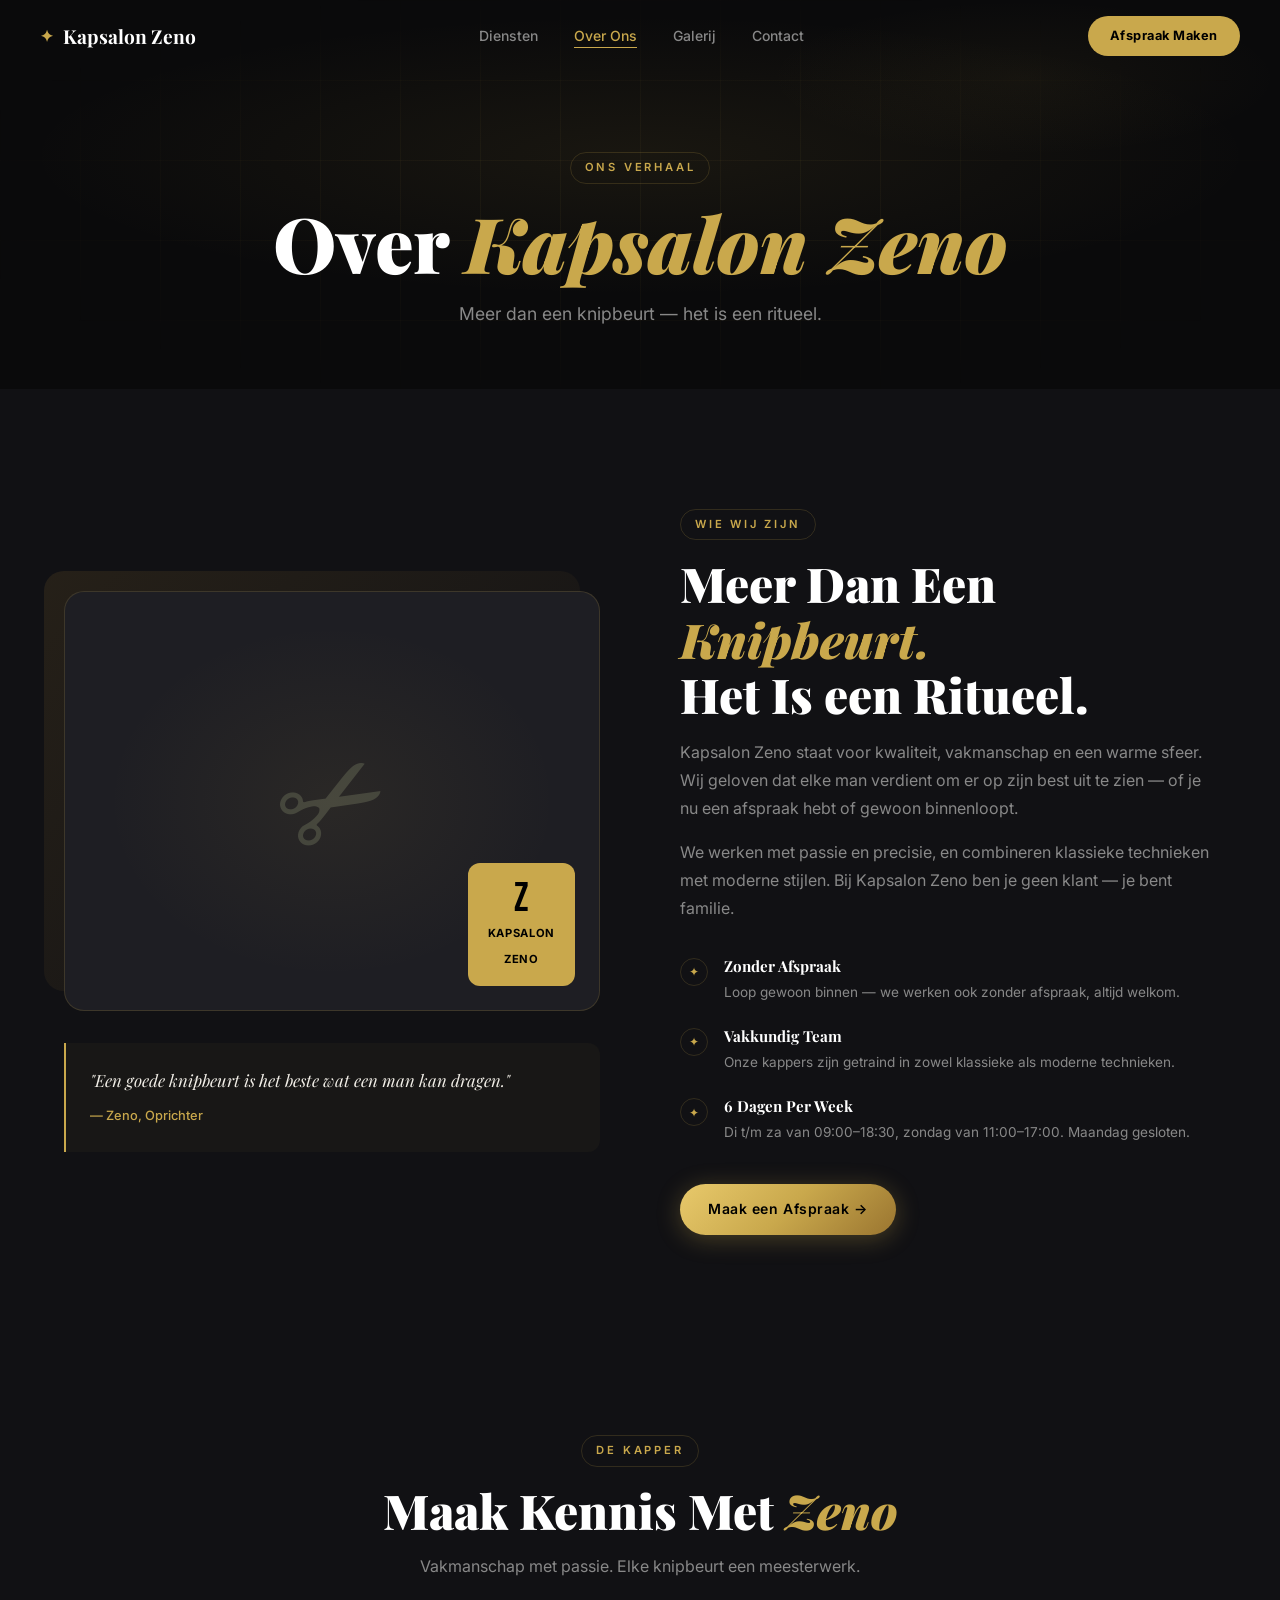
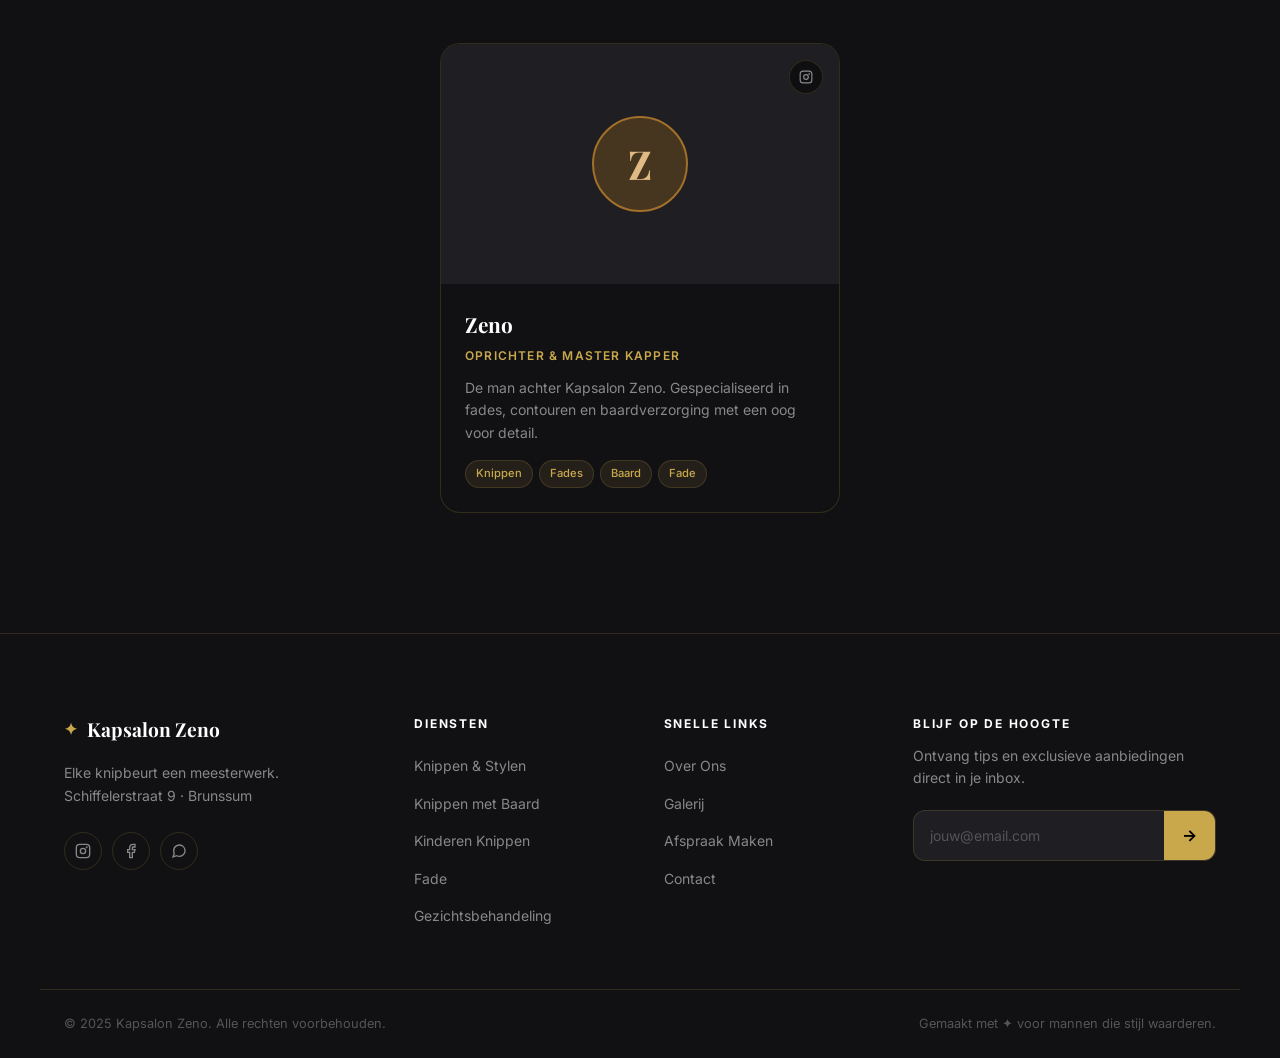
<file: about.html>
<!DOCTYPE html>
<html lang="nl">
<head>
  <meta charset="UTF-8" />
  <meta name="viewport" content="width=device-width, initial-scale=1.0" />
  <title>Over Ons — Kapsalon Zeno</title>
  <link rel="preconnect" href="https://fonts.googleapis.com" />
  <link rel="preconnect" href="https://fonts.gstatic.com" crossorigin />
  <link href="https://fonts.googleapis.com/css2?family=Playfair+Display:wght@400;700;900&family=Inter:wght@300;400;500;600&family=Bebas+Neue&display=swap" rel="stylesheet" />
  <link rel="stylesheet" href="style.css" />
</head>
<body>

  <!-- LOADER -->
  <div id="loader">
    <div class="loader-logo"><span>✦</span> Kapsalon Zeno</div>
    <div class="loader-bar-wrap"><div class="loader-bar"></div></div>
  </div>

  <!-- NAV -->
  <nav id="navbar">
    <div class="nav-inner">
      <a href="index.html" class="logo">
        <span class="logo-icon">✦</span>
        <span class="logo-text">Kapsalon Zeno</span>
      </a>
      <ul class="nav-links">
        <li><a href="index.html#services">Diensten</a></li>
        <li><a href="about.html" class="nav-active">Over Ons</a></li>
        <li><a href="index.html#gallery">Galerij</a></li>
        <li><a href="index.html#contact">Contact</a></li>
      </ul>
      <a href="index.html#booking" class="nav-cta">Afspraak Maken</a>
      <button class="hamburger" id="hamburger" aria-label="Menu">
        <span></span><span></span><span></span>
      </button>
    </div>
    <div class="mobile-menu" id="mobileMenu">
      <a href="index.html#services">Diensten</a>
      <a href="about.html">Over Ons</a>
      <a href="index.html#gallery">Galerij</a>
      <a href="index.html#contact">Contact</a>
      <a href="index.html#booking" class="mobile-cta">Afspraak Maken</a>
    </div>
  </nav>

  <!-- PAGE HERO -->
  <section class="page-hero">
    <div class="hero-bg">
      <div class="hero-overlay"></div>
      <div class="hero-grid"></div>
    </div>
    <div class="page-hero-content reveal">
      <span class="section-tag">Ons Verhaal</span>
      <h1 class="page-hero-title">Over <em>Kapsalon Zeno</em></h1>
      <p>Meer dan een knipbeurt — het is een ritueel.</p>
    </div>
  </section>

  <!-- ABOUT CONTENT -->
  <section id="about">
    <div class="about-inner">
      <div class="about-visual reveal">
        <div class="about-img-wrap">
          <div class="about-img-bg"></div>
          <div class="about-img-card">
            <div class="about-img-scissors">✂</div>
            <div class="about-badge-float">
              <span class="badge-num">Z</span>
              <span class="badge-text">Kapsalon<br>Zeno</span>
            </div>
          </div>
        </div>
        <div class="about-quote">
          <blockquote>"Een goede knipbeurt is het beste wat een man kan dragen."</blockquote>
          <cite>— Zeno, Oprichter</cite>
        </div>
      </div>
      <div class="about-content reveal">
        <span class="section-tag">Wie Wij Zijn</span>
        <h2 class="section-title">Meer Dan Een <em>Knipbeurt.</em><br>Het Is een Ritueel.</h2>
        <p>Kapsalon Zeno staat voor kwaliteit, vakmanschap en een warme sfeer. Wij geloven dat elke man verdient om er op zijn best uit te zien — of je nu een afspraak hebt of gewoon binnenloopt.</p>
        <p>We werken met passie en precisie, en combineren klassieke technieken met moderne stijlen. Bij Kapsalon Zeno ben je geen klant — je bent familie.</p>
        <div class="about-features">
          <div class="about-feature">
            <div class="af-icon">✦</div>
            <div>
              <h4>Zonder Afspraak</h4>
              <p>Loop gewoon binnen — we werken ook zonder afspraak, altijd welkom.</p>
            </div>
          </div>
          <div class="about-feature">
            <div class="af-icon">✦</div>
            <div>
              <h4>Vakkundig Team</h4>
              <p>Onze kappers zijn getraind in zowel klassieke als moderne technieken.</p>
            </div>
          </div>
          <div class="about-feature">
            <div class="af-icon">✦</div>
            <div>
              <h4>6 Dagen Per Week</h4>
              <p>Di t/m za van 09:00–18:30, zondag van 11:00–17:00. Maandag gesloten.</p>
            </div>
          </div>
        </div>
        <a href="index.html#booking" class="btn btn-gold">Maak een Afspraak →</a>
      </div>
    </div>
  </section>

  <!-- TEAM -->
  <section id="team-about" style="padding: 80px 0 120px; background: var(--bg2);">
    <div class="container">
      <div class="section-header reveal">
        <span class="section-tag">De Kapper</span>
        <h2 class="section-title">Maak Kennis Met <em>Zeno</em></h2>
        <p class="section-sub">Vakmanschap met passie. Elke knipbeurt een meesterwerk.</p>
      </div>
      <div style="display:flex; justify-content:center;">
        <div class="barber-card reveal" style="max-width:400px; width:100%;">
          <div class="barber-img">
            <div class="barber-avatar" style="--hue:35">Z</div>
            <div class="barber-socials">
              <a href="https://www.instagram.com/kapsalonzeno" target="_blank" aria-label="Instagram">
                <svg viewBox="0 0 24 24" fill="none" stroke="currentColor" stroke-width="2"><rect x="2" y="2" width="20" height="20" rx="5"/><circle cx="12" cy="12" r="4"/><circle cx="17.5" cy="6.5" r="0.5" fill="currentColor"/></svg>
              </a>
            </div>
          </div>
          <div class="barber-info">
            <h3>Zeno</h3>
            <span class="barber-title">Oprichter & Master Kapper</span>
            <p>De man achter Kapsalon Zeno. Gespecialiseerd in fades, contouren en baardverzorging met een oog voor detail.</p>
            <div class="barber-tags">
              <span>Knippen</span><span>Fades</span><span>Baard</span><span>Fade</span>
            </div>
          </div>
        </div>
      </div>
    </div>
  </section>

  <!-- FOOTER -->
  <footer id="footer">
    <div class="footer-inner">
      <div class="footer-brand">
        <a href="index.html" class="logo">
          <span class="logo-icon">✦</span>
          <span class="logo-text">Kapsalon Zeno</span>
        </a>
        <p>Elke knipbeurt een meesterwerk.<br>Schiffelerstraat 9 · Brunssum</p>
        <div class="footer-socials">
          <a href="https://www.instagram.com/kapsalonzeno" target="_blank" aria-label="Instagram">
            <svg viewBox="0 0 24 24" fill="none" stroke="currentColor" stroke-width="2"><rect x="2" y="2" width="20" height="20" rx="5"/><circle cx="12" cy="12" r="4"/><circle cx="17.5" cy="6.5" r="0.5" fill="currentColor"/></svg>
          </a>
          <a href="https://www.facebook.com/kapsalonzeno" target="_blank" aria-label="Facebook">
            <svg viewBox="0 0 24 24" fill="none" stroke="currentColor" stroke-width="2"><path d="M18 2h-3a5 5 0 00-5 5v3H7v4h3v8h4v-8h3l1-4h-4V7a1 1 0 011-1h3z"/></svg>
          </a>
          <a href="https://wa.me/31640667558" target="_blank" aria-label="WhatsApp">
            <svg viewBox="0 0 24 24" fill="none" stroke="currentColor" stroke-width="2"><path d="M21 11.5a8.38 8.38 0 01-.9 3.8 8.5 8.5 0 01-7.6 4.7 8.38 8.38 0 01-3.8-.9L3 21l1.9-5.7a8.38 8.38 0 01-.9-3.8 8.5 8.5 0 014.7-7.6 8.38 8.38 0 013.8-.9h.5a8.48 8.48 0 018 8v.5z"/></svg>
          </a>
        </div>
      </div>
      <div class="footer-links">
        <h4>Diensten</h4>
        <ul>
          <li><a href="index.html#services">Knippen & Stylen</a></li>
          <li><a href="index.html#services">Knippen met Baard</a></li>
          <li><a href="index.html#services">Kinderen Knippen</a></li>
          <li><a href="index.html#services">Fade</a></li>
          <li><a href="index.html#services">Gezichtsbehandeling</a></li>
        </ul>
      </div>
      <div class="footer-links">
        <h4>Snelle Links</h4>
        <ul>
          <li><a href="about.html">Over Ons</a></li>
          <li><a href="index.html#gallery">Galerij</a></li>
          <li><a href="index.html#booking">Afspraak Maken</a></li>
          <li><a href="index.html#contact">Contact</a></li>
        </ul>
      </div>
      <div class="footer-newsletter">
        <h4>Blijf Op De Hoogte</h4>
        <p>Ontvang tips en exclusieve aanbiedingen direct in je inbox.</p>
        <form class="newsletter-form" id="newsletterForm">
          <input type="email" placeholder="jouw@email.com" required />
          <button type="submit">→</button>
        </form>
      </div>
    </div>
    <div class="footer-bottom">
      <p>© 2025 Kapsalon Zeno. Alle rechten voorbehouden.</p>
      <p>Gemaakt met ✦ voor mannen die stijl waarderen.</p>
    </div>
  </footer>

  <script src="script.js"></script>
</body>
</html>
</file>
<file: style.css>
/* ─── PAGE LOADER ───────────────────────────────────────────── */
#loader {
  position: fixed;
  inset: 0;
  z-index: 9999;
  background: var(--bg);
  display: flex;
  flex-direction: column;
  align-items: center;
  justify-content: center;
  gap: 24px;
  transition: opacity 0.6s ease, visibility 0.6s ease;
}
#loader.hidden { opacity: 0; visibility: hidden; pointer-events: none; }

.loader-logo {
  font-family: 'Playfair Display', serif;
  font-size: 1.4rem;
  font-weight: 700;
  color: var(--white);
  display: flex;
  align-items: center;
  gap: 10px;
  letter-spacing: 0.04em;
}
.loader-logo span { color: var(--gold); }

.loader-bar-wrap {
  width: 160px;
  height: 2px;
  background: rgba(255,255,255,0.08);
  border-radius: 2px;
  overflow: hidden;
}
.loader-bar {
  height: 100%;
  width: 0%;
  background: linear-gradient(90deg, var(--gold-dark), var(--gold-light));
  border-radius: 2px;
  animation: loaderFill 1.2s cubic-bezier(0.4,0,0.2,1) forwards;
}
@keyframes loaderFill {
  0%   { width: 0%; }
  60%  { width: 75%; }
  100% { width: 100%; }
}

/* ─── RESET & BASE ─────────────────────────────────────────── */
*, *::before, *::after { box-sizing: border-box; margin: 0; padding: 0; }

:root {
  --gold:       #C9A84C;
  --gold-light: #E8C96B;
  --gold-dark:  #9A7530;
  --bg:         #0A0A0B;
  --bg2:        #111114;
  --bg3:        #18181C;
  --surface:    #1E1E23;
  --border:     rgba(201,168,76,0.18);
  --text:       #F0EDE6;
  --text-muted: #888;
  --white:      #FFFFFF;
  --radius:     12px;
  --radius-lg:  20px;
  --transition: 0.35s cubic-bezier(0.4,0,0.2,1);
}

html { scroll-behavior: smooth; font-size: 16px; }

body {
  background: var(--bg);
  color: var(--text);
  font-family: 'Inter', sans-serif;
  line-height: 1.6;
  overflow-x: hidden;
}

a { color: inherit; text-decoration: none; }
img { display: block; max-width: 100%; }
ul { list-style: none; }
button { cursor: pointer; border: none; background: none; font: inherit; }

.container {
  max-width: 1200px;
  margin: 0 auto;
  padding: 0 24px;
}

/* ─── TYPOGRAPHY ───────────────────────────────────────────── */
.section-tag {
  display: inline-block;
  font-size: 0.7rem;
  font-weight: 600;
  letter-spacing: 0.25em;
  text-transform: uppercase;
  color: var(--gold);
  padding: 6px 14px;
  border: 1px solid var(--border);
  border-radius: 100px;
  margin-bottom: 16px;
}

.section-title {
  font-family: 'Playfair Display', serif;
  font-size: clamp(2rem, 4vw, 3rem);
  font-weight: 900;
  line-height: 1.15;
  color: var(--white);
  margin-bottom: 16px;
}
.section-title em {
  font-style: italic;
  color: var(--gold);
}

.section-sub {
  color: var(--text-muted);
  max-width: 480px;
  margin: 0 auto;
}

.section-header {
  text-align: center;
  margin-bottom: 64px;
}

/* ─── BUTTONS ──────────────────────────────────────────────── */
.btn {
  display: inline-flex;
  align-items: center;
  gap: 8px;
  padding: 14px 28px;
  border-radius: 100px;
  font-size: 0.875rem;
  font-weight: 600;
  letter-spacing: 0.04em;
  transition: all var(--transition);
  cursor: pointer;
}

.btn-gold {
  background: linear-gradient(135deg, var(--gold-light), var(--gold), var(--gold-dark));
  color: #000;
  box-shadow: 0 4px 24px rgba(201,168,76,0.3);
}
.btn-gold:hover {
  transform: translateY(-2px);
  box-shadow: 0 8px 32px rgba(201,168,76,0.5);
}

.btn-outline {
  border: 1px solid var(--border);
  color: var(--text);
  background: transparent;
}
.btn-outline:hover {
  border-color: var(--gold);
  color: var(--gold);
  background: rgba(201,168,76,0.08);
}

.btn-full { width: 100%; justify-content: center; }

/* ─── REVEAL ANIMATION ─────────────────────────────────────── */
.reveal {
  opacity: 0;
  transform: translateY(30px);
  transition: opacity 0.7s ease, transform 0.7s ease;
}
.reveal.visible {
  opacity: 1;
  transform: translateY(0);
}

/* ─── NAVBAR ───────────────────────────────────────────────── */
#navbar {
  position: fixed;
  top: 0; left: 0; right: 0;
  z-index: 1000;
  transition: background var(--transition), box-shadow var(--transition);
  padding: 0 24px;
}
#navbar.scrolled {
  background: rgba(10,10,11,0.92);
  backdrop-filter: blur(16px);
  box-shadow: 0 1px 0 var(--border);
}

.nav-inner {
  max-width: 1200px;
  margin: 0 auto;
  display: flex;
  align-items: center;
  justify-content: space-between;
  height: 72px;
}

.logo {
  display: flex;
  align-items: center;
  gap: 10px;
  font-family: 'Playfair Display', serif;
  font-weight: 700;
  font-size: 1.2rem;
  color: var(--white);
  transition: color var(--transition);
}
.logo:hover { color: var(--gold); }
.logo-icon { color: var(--gold); font-size: 1rem; }

.nav-links {
  display: flex;
  gap: 36px;
}
.nav-links a {
  font-size: 0.875rem;
  font-weight: 500;
  color: var(--text-muted);
  transition: color var(--transition);
  position: relative;
}
.nav-links a::after {
  content: '';
  position: absolute;
  bottom: -4px; left: 0;
  width: 0; height: 1px;
  background: var(--gold);
  transition: width var(--transition);
}
.nav-links a:hover { color: var(--white); }
.nav-links a:hover::after { width: 100%; }

.nav-cta {
  padding: 10px 22px;
  background: var(--gold);
  color: #000;
  border-radius: 100px;
  font-size: 0.8rem;
  font-weight: 700;
  letter-spacing: 0.04em;
  transition: all var(--transition);
}
.nav-cta:hover {
  background: var(--gold-light);
  transform: translateY(-1px);
}

.hamburger {
  display: none;
  flex-direction: column;
  gap: 5px;
  padding: 4px;
}
.hamburger span {
  display: block;
  width: 24px;
  height: 2px;
  background: var(--text);
  border-radius: 2px;
  transition: all var(--transition);
}
.hamburger.open span:nth-child(1) { transform: translateY(7px) rotate(45deg); }
.hamburger.open span:nth-child(2) { opacity: 0; }
.hamburger.open span:nth-child(3) { transform: translateY(-7px) rotate(-45deg); }

.mobile-menu {
  display: none;
  flex-direction: column;
  gap: 0;
  background: rgba(10,10,11,0.98);
  border-top: 1px solid var(--border);
  padding: 16px 0;
}
.mobile-menu a {
  padding: 14px 24px;
  font-size: 0.95rem;
  color: var(--text-muted);
  border-bottom: 1px solid rgba(255,255,255,0.04);
  transition: color var(--transition);
}
.mobile-menu a:hover { color: var(--gold); }
.mobile-cta {
  margin: 16px 24px 8px;
  text-align: center;
  background: var(--gold) !important;
  color: #000 !important;
  border-radius: 100px;
  font-weight: 700;
  border-bottom: none !important;
}

/* ─── HERO ─────────────────────────────────────────────────── */
#hero {
  position: relative;
  min-height: 100vh;
  display: flex;
  align-items: center;
  justify-content: center;
  overflow: hidden;
}

.hero-bg {
  position: absolute;
  inset: 0;
  z-index: 0;
}

.hero-overlay {
  position: absolute;
  inset: 0;
  background:
    radial-gradient(ellipse 80% 60% at 50% 40%, rgba(201,168,76,0.08) 0%, transparent 60%),
    radial-gradient(ellipse 40% 40% at 80% 20%, rgba(201,168,76,0.05) 0%, transparent 50%),
    linear-gradient(180deg, rgba(10,10,11,0.3) 0%, rgba(10,10,11,0.7) 60%, var(--bg) 100%);
}

.hero-grid {
  position: absolute;
  inset: 0;
  background-image:
    linear-gradient(rgba(201,168,76,0.05) 1px, transparent 1px),
    linear-gradient(90deg, rgba(201,168,76,0.05) 1px, transparent 1px);
  background-size: 80px 80px;
  mask-image: radial-gradient(ellipse 80% 80% at 50% 50%, black 20%, transparent 70%);
}

.hero-content {
  position: relative;
  z-index: 1;
  text-align: center;
  padding: 120px 24px 80px;
  max-width: 800px;
}

.hero-badge {
  display: inline-block;
  font-size: 0.7rem;
  font-weight: 600;
  letter-spacing: 0.2em;
  text-transform: uppercase;
  color: var(--gold);
  padding: 8px 20px;
  border: 1px solid var(--border);
  border-radius: 100px;
  margin-bottom: 28px;
  background: rgba(201,168,76,0.06);
  backdrop-filter: blur(8px);
}

.hero-title {
  font-family: 'Bebas Neue', sans-serif;
  font-size: clamp(4rem, 10vw, 9rem);
  line-height: 0.95;
  letter-spacing: 0.02em;
  color: var(--white);
  margin-bottom: 24px;
}
.hero-title .line1 { display: block; }
.hero-title .line2 { display: block; }
.hero-title em {
  font-style: italic;
  font-family: 'Playfair Display', serif;
  color: var(--gold);
  font-size: 0.9em;
}

.hero-sub {
  font-size: 1.1rem;
  color: var(--text-muted);
  max-width: 480px;
  margin: 0 auto 40px;
  line-height: 1.7;
}

.hero-actions {
  display: flex;
  gap: 16px;
  justify-content: center;
  flex-wrap: wrap;
  margin-bottom: 60px;
}

.hero-stats {
  display: flex;
  align-items: center;
  justify-content: center;
  gap: 32px;
}

.stat { text-align: center; }
.stat-num {
  display: block;
  font-family: 'Bebas Neue', sans-serif;
  font-size: 2rem;
  color: var(--gold);
  line-height: 1;
}
.stat-label {
  font-size: 0.7rem;
  letter-spacing: 0.1em;
  text-transform: uppercase;
  color: var(--text-muted);
}
.stat-divider {
  width: 1px;
  height: 40px;
  background: var(--border);
}

.hero-scroll-hint {
  position: absolute;
  bottom: 32px;
  left: 50%;
  transform: translateX(-50%);
  display: flex;
  flex-direction: column;
  align-items: center;
  gap: 8px;
  font-size: 0.65rem;
  letter-spacing: 0.15em;
  text-transform: uppercase;
  color: var(--text-muted);
  z-index: 1;
}
.scroll-line {
  width: 1px;
  height: 48px;
  background: linear-gradient(to bottom, var(--gold), transparent);
  animation: scrollPulse 1.8s ease-in-out infinite;
}
@keyframes scrollPulse {
  0%, 100% { opacity: 0.4; transform: scaleY(1); }
  50% { opacity: 1; transform: scaleY(1.1); }
}

/* ─── TICKER ───────────────────────────────────────────────── */
.ticker-wrap {
  overflow: hidden;
  border-top: 1px solid var(--border);
  border-bottom: 1px solid var(--border);
  background: var(--bg2);
  padding: 14px 0;
}
.ticker {
  display: flex;
  gap: 40px;
  width: max-content;
  animation: tickerMove 20s linear infinite;
  font-family: 'Bebas Neue', sans-serif;
  font-size: 1.1rem;
  letter-spacing: 0.08em;
  color: var(--text-muted);
  white-space: nowrap;
}
.ticker .sep { color: var(--gold); }
@keyframes tickerMove {
  from { transform: translateX(0); }
  to { transform: translateX(-50%); }
}

/* ─── SERVICES ─────────────────────────────────────────────── */
#services {
  padding: 120px 0;
  background: var(--bg);
}

.services-grid {
  display: grid;
  grid-template-columns: repeat(3, 1fr);
  gap: 2px;
  background: var(--border);
  border: 1px solid var(--border);
  border-radius: var(--radius-lg);
  overflow: hidden;
}

.service-card {
  position: relative;
  background: var(--bg2);
  padding: 40px 32px;
  transition: background var(--transition);
}
.service-card:hover { background: var(--bg3); }

.service-card.featured {
  background: linear-gradient(135deg, #1A1608 0%, #0D0D0F 100%);
  box-shadow: inset 0 0 40px rgba(201,168,76,0.06);
}
.service-card.featured:hover {
  background: linear-gradient(135deg, #221B0A 0%, #111115 100%);
}

.featured-label {
  position: absolute;
  top: 20px; right: 20px;
  font-size: 0.65rem;
  font-weight: 700;
  letter-spacing: 0.12em;
  text-transform: uppercase;
  color: #000;
  background: var(--gold);
  padding: 4px 12px;
  border-radius: 100px;
}

.service-icon {
  width: 48px;
  height: 48px;
  color: var(--gold);
  margin-bottom: 24px;
  opacity: 0.8;
  transition: opacity var(--transition);
}
.service-card:hover .service-icon { opacity: 1; }

.service-num {
  font-family: 'Bebas Neue', sans-serif;
  font-size: 0.85rem;
  letter-spacing: 0.1em;
  color: var(--text-muted);
  margin-bottom: 10px;
}

.service-card h3 {
  font-family: 'Playfair Display', serif;
  font-size: 1.35rem;
  font-weight: 700;
  color: var(--white);
  margin-bottom: 12px;
}

.service-card p {
  font-size: 0.875rem;
  color: var(--text-muted);
  line-height: 1.65;
  margin-bottom: 24px;
}

.service-price {
  font-family: 'Bebas Neue', sans-serif;
  font-size: 2.2rem;
  color: var(--gold);
  line-height: 1;
  margin-bottom: 20px;
  letter-spacing: 0.02em;
}

.service-link {
  font-size: 0.8rem;
  font-weight: 600;
  letter-spacing: 0.06em;
  color: var(--gold);
  transition: all var(--transition);
  display: inline-flex;
  align-items: center;
  gap: 6px;
}
.service-link:hover { gap: 12px; }

/* ─── ABOUT ────────────────────────────────────────────────── */
#about {
  padding: 120px 0;
  background: var(--bg2);
  overflow: hidden;
}

.about-inner {
  max-width: 1200px;
  margin: 0 auto;
  padding: 0 24px;
  display: grid;
  grid-template-columns: 1fr 1fr;
  gap: 80px;
  align-items: center;
}

.about-visual { position: relative; }

.about-img-wrap {
  position: relative;
  margin-bottom: 32px;
}

.about-img-bg {
  position: absolute;
  top: -20px; left: -20px;
  right: 20px; bottom: 20px;
  background: linear-gradient(135deg, var(--gold-dark), transparent);
  border-radius: var(--radius-lg);
  opacity: 0.15;
}

.about-img-card {
  position: relative;
  background: var(--surface);
  border: 1px solid var(--border);
  border-radius: var(--radius-lg);
  height: 420px;
  display: flex;
  align-items: center;
  justify-content: center;
  overflow: hidden;
}

.about-img-card::before {
  content: '';
  position: absolute;
  inset: 0;
  background:
    radial-gradient(ellipse 60% 60% at 50% 50%, rgba(201,168,76,0.07) 0%, transparent 70%);
}

.about-img-scissors {
  font-size: 8rem;
  opacity: 0.15;
  transform: rotate(-30deg);
  line-height: 1;
  filter: sepia(1) saturate(2) hue-rotate(15deg);
}

.about-badge-float {
  position: absolute;
  bottom: 24px; right: 24px;
  background: var(--gold);
  color: #000;
  border-radius: var(--radius);
  padding: 16px 20px;
  text-align: center;
}
.badge-num {
  display: block;
  font-family: 'Bebas Neue', sans-serif;
  font-size: 2.5rem;
  line-height: 1;
}
.badge-text {
  font-size: 0.7rem;
  font-weight: 700;
  letter-spacing: 0.06em;
  text-transform: uppercase;
  line-height: 1.3;
}

.about-quote {
  padding: 24px;
  border-left: 2px solid var(--gold);
  background: rgba(201,168,76,0.04);
  border-radius: 0 var(--radius) var(--radius) 0;
}
.about-quote blockquote {
  font-family: 'Playfair Display', serif;
  font-style: italic;
  font-size: 1.05rem;
  color: var(--text);
  margin-bottom: 8px;
  line-height: 1.6;
}
.about-quote cite {
  font-size: 0.8rem;
  color: var(--gold);
  font-style: normal;
  font-weight: 500;
}

.about-content .section-title { text-align: left; }
.about-content > p {
  color: var(--text-muted);
  margin-bottom: 16px;
  line-height: 1.75;
}

.about-features {
  display: flex;
  flex-direction: column;
  gap: 20px;
  margin: 32px 0 40px;
}

.about-feature {
  display: flex;
  gap: 16px;
  align-items: flex-start;
}
.af-icon {
  color: var(--gold);
  font-size: 0.75rem;
  margin-top: 4px;
  flex-shrink: 0;
  width: 28px;
  height: 28px;
  display: flex;
  align-items: center;
  justify-content: center;
  border: 1px solid var(--border);
  border-radius: 50%;
}
.about-feature h4 {
  font-family: 'Playfair Display', serif;
  font-size: 0.95rem;
  color: var(--white);
  margin-bottom: 4px;
}
.about-feature p {
  font-size: 0.85rem;
  color: var(--text-muted);
}

/* ─── BARBERS ──────────────────────────────────────────────── */
#barbers {
  padding: 120px 0;
  background: var(--bg);
}

.barbers-grid {
  display: grid;
  grid-template-columns: repeat(3, 1fr);
  gap: 24px;
  justify-items: center;
}

.barbers-grid .barber-card:only-child {
  grid-column: 2;
  max-width: 400px;
  width: 100%;
}

.barber-card {
  background: var(--bg2);
  border: 1px solid var(--border);
  border-radius: var(--radius-lg);
  overflow: hidden;
  transition: transform var(--transition), border-color var(--transition);
}
.barber-card:hover {
  transform: translateY(-6px);
  border-color: rgba(201,168,76,0.4);
}

.barber-img {
  position: relative;
  height: 240px;
  background: var(--surface);
  display: flex;
  align-items: center;
  justify-content: center;
  overflow: hidden;
}

.barber-avatar {
  width: 96px;
  height: 96px;
  border-radius: 50%;
  background: hsl(var(--hue), 40%, 20%);
  border: 2px solid hsl(var(--hue), 60%, 40%);
  display: flex;
  align-items: center;
  justify-content: center;
  font-family: 'Playfair Display', serif;
  font-size: 2.5rem;
  font-weight: 700;
  color: hsl(var(--hue), 60%, 70%);
}

.barber-socials {
  position: absolute;
  top: 16px; right: 16px;
  display: flex;
  gap: 8px;
}
.barber-socials a {
  width: 34px;
  height: 34px;
  background: rgba(0,0,0,0.5);
  border: 1px solid var(--border);
  border-radius: 50%;
  display: flex;
  align-items: center;
  justify-content: center;
  color: var(--text-muted);
  transition: all var(--transition);
}
.barber-socials a svg { width: 14px; height: 14px; }
.barber-socials a:hover {
  background: var(--gold);
  color: #000;
  border-color: var(--gold);
}

.barber-info { padding: 24px; }
.barber-info h3 {
  font-family: 'Playfair Display', serif;
  font-size: 1.3rem;
  font-weight: 700;
  color: var(--white);
  margin-bottom: 4px;
}
.barber-title {
  font-size: 0.75rem;
  font-weight: 600;
  letter-spacing: 0.1em;
  text-transform: uppercase;
  color: var(--gold);
  display: block;
  margin-bottom: 12px;
}
.barber-info p {
  font-size: 0.875rem;
  color: var(--text-muted);
  line-height: 1.6;
  margin-bottom: 16px;
}
.barber-tags {
  display: flex;
  flex-wrap: wrap;
  gap: 6px;
}
.barber-tags span {
  font-size: 0.7rem;
  font-weight: 500;
  padding: 4px 10px;
  background: rgba(201,168,76,0.1);
  border: 1px solid var(--border);
  border-radius: 100px;
  color: var(--gold);
}

/* ─── GALLERY ──────────────────────────────────────────────── */
#gallery {
  padding: 120px 0 0;
  background: var(--bg2);
}

.gallery-grid {
  display: grid;
  grid-template-columns: repeat(6, 1fr);
  grid-template-rows: 280px 280px;
  gap: 3px;
  margin-top: 24px;
}

.gallery-item {
  position: relative;
  overflow: hidden;
  cursor: pointer;
}
.gallery-item::before {
  content: '';
  position: absolute;
  inset: 0;
  background: var(--surface);
  z-index: 0;
}

/* Photo gallery cells */
.gi-1 { grid-column: span 2; }
.gi-2 { grid-column: span 1; }
.gi-3 { grid-column: span 3; }
.gi-4 { grid-column: span 3; }
.gi-5 { grid-column: span 1; }
.gi-6 { grid-column: span 2; }

.gallery-item {
  background-size: cover;
  background-position: center;
  background-color: var(--surface);
}

.gallery-item::after { display: none; }

.gallery-overlay {
  position: absolute;
  inset: 0;
  background: linear-gradient(to top, rgba(0,0,0,0.8) 0%, transparent 60%);
  display: flex;
  align-items: flex-end;
  padding: 20px;
  opacity: 0;
  transition: opacity var(--transition);
  z-index: 2;
  pointer-events: none;
}
.gallery-item:hover .gallery-overlay { opacity: 1; }
.gallery-item:hover::after { opacity: 0.12; transform: rotate(0deg) scale(1.1); }

.gallery-overlay span {
  font-size: 0.8rem;
  font-weight: 600;
  letter-spacing: 0.1em;
  text-transform: uppercase;
  color: var(--gold);
}

/* Gold accent lines on hover */
.gallery-item::before {
  content: '';
  position: absolute;
  inset: 0;
  background: inherit;
  z-index: 0;
  transition: all var(--transition);
}
.gallery-item:hover::before {
  box-shadow: inset 0 0 0 2px rgba(201,168,76,0.4);
}

/* ─── OPENINGSTIJDEN ───────────────────────────────────────── */
#hours {
  padding: 120px 0;
  background: var(--bg);
}

.hours-inner {
  max-width: 1100px;
  margin: 0 auto;
  padding: 0 24px;
  display: grid;
  grid-template-columns: 1fr 1.3fr;
  gap: 80px;
  align-items: center;
}

.hours-content .section-title { text-align: left; }
.hours-content > p {
  color: var(--text-muted);
  line-height: 1.75;
}

.hours-table {
  background: var(--bg2);
  border: 1px solid var(--border);
  border-radius: var(--radius-lg);
  overflow: hidden;
}

.hours-row {
  display: flex;
  justify-content: space-between;
  align-items: center;
  padding: 18px 28px;
  border-bottom: 1px solid rgba(255,255,255,0.04);
  transition: background var(--transition);
}
.hours-row:last-child { border-bottom: none; }
.hours-row:hover { background: var(--surface); }

.hours-day {
  font-size: 0.95rem;
  font-weight: 500;
  color: var(--text);
}

.hours-time {
  font-family: 'Bebas Neue', sans-serif;
  font-size: 1.1rem;
  letter-spacing: 0.06em;
  color: var(--gold);
}

.hours-row.closed .hours-day { color: var(--text-muted); }
.hours-row.closed .hours-time {
  color: #555;
  font-family: 'Inter', sans-serif;
  font-size: 0.85rem;
  font-weight: 500;
  letter-spacing: 0;
  font-style: italic;
}

.hours-row.sunday {
  background: rgba(201,168,76,0.04);
}
.hours-row.sunday .hours-day { color: var(--gold); font-weight: 600; }

/* ─── TESTIMONIALS ─────────────────────────────────────────── */
#testimonials {
  padding: 120px 0;
  background: var(--bg2);
  overflow: hidden;
}

.testimonials-track {
  display: grid;
  grid-template-columns: repeat(4, 1fr);
  gap: 20px;
}

.testimonial-card {
  background: var(--surface);
  border: 1px solid var(--border);
  border-radius: var(--radius-lg);
  padding: 28px;
  transition: border-color var(--transition), transform var(--transition);
}
.testimonial-card:hover {
  border-color: rgba(201,168,76,0.35);
  transform: translateY(-4px);
}

.stars {
  color: var(--gold);
  font-size: 0.9rem;
  letter-spacing: 2px;
  margin-bottom: 16px;
}

.testimonial-card p {
  font-size: 0.9rem;
  color: var(--text-muted);
  line-height: 1.7;
  margin-bottom: 20px;
  font-style: italic;
}

.testimonial-author {
  display: flex;
  align-items: center;
  gap: 12px;
}
.author-avatar {
  width: 40px;
  height: 40px;
  border-radius: 50%;
  background: hsl(var(--hue), 40%, 18%);
  border: 1px solid hsl(var(--hue), 60%, 35%);
  display: flex;
  align-items: center;
  justify-content: center;
  font-family: 'Playfair Display', serif;
  font-size: 1rem;
  font-weight: 700;
  color: hsl(var(--hue), 60%, 65%);
  flex-shrink: 0;
}
.testimonial-author strong {
  display: block;
  font-size: 0.875rem;
  color: var(--white);
}
.testimonial-author span {
  font-size: 0.75rem;
  color: var(--text-muted);
}

/* ─── CONTACT ──────────────────────────────────────────────── */
#contact {
  padding: 120px 0;
  background: var(--bg);
}

.contact-grid {
  display: grid;
  grid-template-columns: 1fr 1.2fr;
  gap: 60px;
  align-items: center;
}

.contact-info .section-title { text-align: left; }

.contact-items {
  display: flex;
  flex-direction: column;
  gap: 28px;
  margin-top: 32px;
}

.contact-item {
  display: flex;
  gap: 16px;
  align-items: flex-start;
}
.ci-icon {
  font-size: 1.2rem;
  width: 44px;
  height: 44px;
  background: var(--surface);
  border: 1px solid var(--border);
  border-radius: var(--radius);
  display: flex;
  align-items: center;
  justify-content: center;
  flex-shrink: 0;
}
.contact-item strong {
  display: block;
  font-size: 0.75rem;
  font-weight: 700;
  letter-spacing: 0.1em;
  text-transform: uppercase;
  color: var(--gold);
  margin-bottom: 4px;
}
.contact-item p, .contact-item a {
  font-size: 0.9rem;
  color: var(--text-muted);
  line-height: 1.5;
}
.contact-item a:hover { color: var(--gold); }

.contact-map { }
.map-placeholder {
  background: var(--bg2);
  border: 1px solid var(--border);
  border-radius: var(--radius-lg);
  height: 360px;
  display: flex;
  flex-direction: column;
  align-items: center;
  justify-content: center;
  gap: 16px;
  text-align: center;
  position: relative;
  overflow: hidden;
}
.map-placeholder::before {
  content: '';
  position: absolute;
  inset: 0;
  background:
    linear-gradient(rgba(201,168,76,0.04) 1px, transparent 1px),
    linear-gradient(90deg, rgba(201,168,76,0.04) 1px, transparent 1px);
  background-size: 40px 40px;
}
.map-pin {
  font-size: 3rem;
  position: relative;
  z-index: 1;
}
.map-placeholder p {
  font-size: 0.95rem;
  color: var(--text-muted);
  position: relative;
  z-index: 1;
  line-height: 1.5;
}
.map-placeholder .btn { position: relative; z-index: 1; }

/* ─── FOOTER ───────────────────────────────────────────────── */
#footer {
  background: var(--bg2);
  border-top: 1px solid var(--border);
  padding: 80px 0 0;
}

.footer-inner {
  max-width: 1200px;
  margin: 0 auto;
  padding: 0 24px;
  display: grid;
  grid-template-columns: 1.5fr 1fr 1fr 1.5fr;
  gap: 48px;
  padding-bottom: 60px;
}

.footer-brand .logo { margin-bottom: 16px; }
.footer-brand > p {
  font-size: 0.875rem;
  color: var(--text-muted);
  line-height: 1.7;
  margin-bottom: 24px;
}

.footer-socials {
  display: flex;
  gap: 10px;
}
.footer-socials a {
  width: 38px;
  height: 38px;
  border: 1px solid var(--border);
  border-radius: 50%;
  display: flex;
  align-items: center;
  justify-content: center;
  color: var(--text-muted);
  transition: all var(--transition);
}
.footer-socials a svg { width: 16px; height: 16px; }
.footer-socials a:hover {
  border-color: var(--gold);
  color: var(--gold);
  background: rgba(201,168,76,0.08);
}

.footer-links h4 {
  font-size: 0.75rem;
  font-weight: 700;
  letter-spacing: 0.15em;
  text-transform: uppercase;
  color: var(--white);
  margin-bottom: 20px;
}
.footer-links ul {
  display: flex;
  flex-direction: column;
  gap: 12px;
}
.footer-links li a {
  font-size: 0.875rem;
  color: var(--text-muted);
  transition: color var(--transition);
}
.footer-links li a:hover { color: var(--gold); }

.footer-newsletter h4 {
  font-size: 0.75rem;
  font-weight: 700;
  letter-spacing: 0.15em;
  text-transform: uppercase;
  color: var(--white);
  margin-bottom: 12px;
}
.footer-newsletter > p {
  font-size: 0.875rem;
  color: var(--text-muted);
  line-height: 1.6;
  margin-bottom: 20px;
}
.newsletter-form {
  display: flex;
  background: var(--surface);
  border: 1px solid var(--border);
  border-radius: var(--radius);
  overflow: hidden;
  transition: border-color var(--transition);
}
.newsletter-form:focus-within { border-color: var(--gold); }
.newsletter-form input {
  flex: 1;
  background: none;
  border: none;
  padding: 12px 16px;
  color: var(--text);
  font-family: 'Inter', sans-serif;
  font-size: 0.875rem;
  outline: none;
}
.newsletter-form input::placeholder { color: #555; }
.newsletter-form button {
  padding: 12px 18px;
  background: var(--gold);
  color: #000;
  font-weight: 700;
  font-size: 1rem;
  transition: background var(--transition);
}
.newsletter-form button:hover { background: var(--gold-light); }

.footer-bottom {
  border-top: 1px solid var(--border);
  padding: 24px;
  max-width: 1200px;
  margin: 0 auto;
  display: flex;
  justify-content: space-between;
  align-items: center;
  font-size: 0.8rem;
  color: #555;
}

/* ─── LIGHTBOX ─────────────────────────────────────────────── */
#lightbox {
  position: fixed;
  inset: 0;
  z-index: 9000;
  background: rgba(0,0,0,0.95);
  display: flex;
  align-items: center;
  justify-content: center;
  opacity: 0;
  visibility: hidden;
  transition: opacity 0.3s ease, visibility 0.3s ease;
}
#lightbox.open {
  opacity: 1;
  visibility: visible;
}

#lightbox-img {
  max-width: 90vw;
  max-height: 85vh;
  object-fit: contain;
  border-radius: var(--radius);
  box-shadow: 0 24px 80px rgba(0,0,0,0.8);
  transform: scale(0.92);
  transition: transform 0.3s cubic-bezier(0.34,1.56,0.64,1);
}
#lightbox.open #lightbox-img { transform: scale(1); }

#lightbox-close {
  position: absolute;
  top: 24px; right: 28px;
  color: var(--white);
  font-size: 1.6rem;
  line-height: 1;
  background: rgba(255,255,255,0.1);
  border: 1px solid rgba(255,255,255,0.15);
  border-radius: 50%;
  width: 44px; height: 44px;
  display: flex; align-items: center; justify-content: center;
  cursor: pointer;
  transition: all var(--transition);
}
#lightbox-close:hover { background: var(--gold); color: #000; border-color: var(--gold); }

#lightbox-prev,
#lightbox-next {
  position: absolute;
  top: 50%; transform: translateY(-50%);
  color: var(--white);
  font-size: 2.5rem;
  line-height: 1;
  background: rgba(255,255,255,0.08);
  border: 1px solid rgba(255,255,255,0.12);
  border-radius: 50%;
  width: 52px; height: 52px;
  display: flex; align-items: center; justify-content: center;
  cursor: pointer;
  transition: all var(--transition);
}
#lightbox-prev { left: 24px; }
#lightbox-next { right: 24px; }
#lightbox-prev:hover,
#lightbox-next:hover { background: var(--gold); color: #000; border-color: var(--gold); }

#lightbox-caption {
  position: absolute;
  bottom: 28px;
  left: 50%; transform: translateX(-50%);
  font-size: 0.8rem;
  font-weight: 600;
  letter-spacing: 0.12em;
  text-transform: uppercase;
  color: var(--gold);
  padding: 6px 18px;
  background: rgba(0,0,0,0.5);
  border: 1px solid var(--border);
  border-radius: 100px;
  white-space: nowrap;
}

.gallery-item { cursor: pointer; }

/* ─── SUCCESS TOAST ────────────────────────────────────────── */
.toast {
  position: fixed;
  bottom: 32px;
  right: 32px;
  background: var(--surface);
  border: 1px solid var(--gold);
  border-radius: var(--radius);
  padding: 16px 24px;
  color: var(--text);
  font-size: 0.9rem;
  z-index: 9999;
  transform: translateY(100px);
  opacity: 0;
  transition: all 0.4s cubic-bezier(0.34,1.56,0.64,1);
  box-shadow: 0 8px 32px rgba(0,0,0,0.4);
}
.toast.show { transform: translateY(0); opacity: 1; }
.toast strong { color: var(--gold); }

/* ─── NAV ACTIVE ───────────────────────────────────────────── */
.nav-active {
  color: var(--gold) !important;
}
.nav-active::after { width: 100% !important; }

/* ─── PAGE HERO (about.html) ───────────────────────────────── */
.page-hero {
  position: relative;
  min-height: 40vh;
  display: flex;
  align-items: center;
  justify-content: center;
  overflow: hidden;
  padding-top: 72px;
}

.page-hero-content {
  position: relative;
  z-index: 1;
  text-align: center;
  padding: 80px 24px 60px;
}

.page-hero-title {
  font-family: 'Playfair Display', serif;
  font-size: clamp(2.5rem, 6vw, 5rem);
  font-weight: 900;
  color: var(--white);
  line-height: 1.1;
  margin-bottom: 16px;
}
.page-hero-title em { font-style: italic; color: var(--gold); }

.page-hero-content > p {
  color: var(--text-muted);
  font-size: 1.1rem;
}

/* ─── WHATSAPP CTA ─────────────────────────────────────────── */
.whatsapp-cta {
  margin-top: 32px;
}

.wa-question {
  font-size: 1.5rem;
  font-family: 'Playfair Display', serif;
  color: var(--white);
  margin-bottom: 14px;
  font-style: italic;
}

.btn-whatsapp {
  display: inline-flex;
  align-items: center;
  gap: 12px;
  padding: 16px 28px;
  background: #25D366;
  color: #fff;
  border-radius: 100px;
  font-size: 1rem;
  font-weight: 700;
  letter-spacing: 0.02em;
  transition: all var(--transition);
  box-shadow: 0 4px 20px rgba(37, 211, 102, 0.3);
}
.btn-whatsapp svg {
  width: 22px;
  height: 22px;
  flex-shrink: 0;
}
.btn-whatsapp:hover {
  background: #1ebe5d;
  transform: translateY(-2px);
  box-shadow: 0 8px 28px rgba(37, 211, 102, 0.45);
}

/* ─── RESPONSIVE ───────────────────────────────────────────── */
@media (max-width: 1024px) {
  .services-grid { grid-template-columns: repeat(2, 1fr); }
  .testimonials-track { grid-template-columns: repeat(2, 1fr); }
  .footer-inner { grid-template-columns: 1fr 1fr; }
  .about-inner { gap: 48px; }
  .hours-inner { gap: 48px; }
}

@media (max-width: 768px) {
  .nav-links, .nav-cta { display: none; }
  .hamburger { display: flex; }

  .hero-title { font-size: clamp(3.5rem, 15vw, 6rem); }
  .hero-stats { gap: 20px; }

  .about-inner,
  .hours-inner,
  .contact-grid { grid-template-columns: 1fr; gap: 40px; }

  .services-grid { grid-template-columns: 1fr; }

  .barbers-grid { grid-template-columns: 1fr; }

  .gallery-grid {
    grid-template-columns: repeat(2, 1fr);
    grid-template-rows: auto;
  }
  .gi-1, .gi-2, .gi-3, .gi-4, .gi-5, .gi-6 {
    grid-column: span 1;
    height: 200px;
  }

  .testimonials-track { grid-template-columns: 1fr; }

  .form-row { grid-template-columns: 1fr; }

  .footer-inner { grid-template-columns: 1fr; gap: 32px; }
  .footer-bottom { flex-direction: column; gap: 8px; text-align: center; }

  .hero-actions { flex-direction: column; align-items: center; }
}

@media (max-width: 480px) {
  .hero-stats { flex-direction: column; gap: 16px; }
  .stat-divider { width: 40px; height: 1px; }
  .booking-form { padding: 24px; }
  .time-slots { gap: 6px; }
  .time-slot { padding: 6px 10px; font-size: 0.75rem; }
}
</file>
